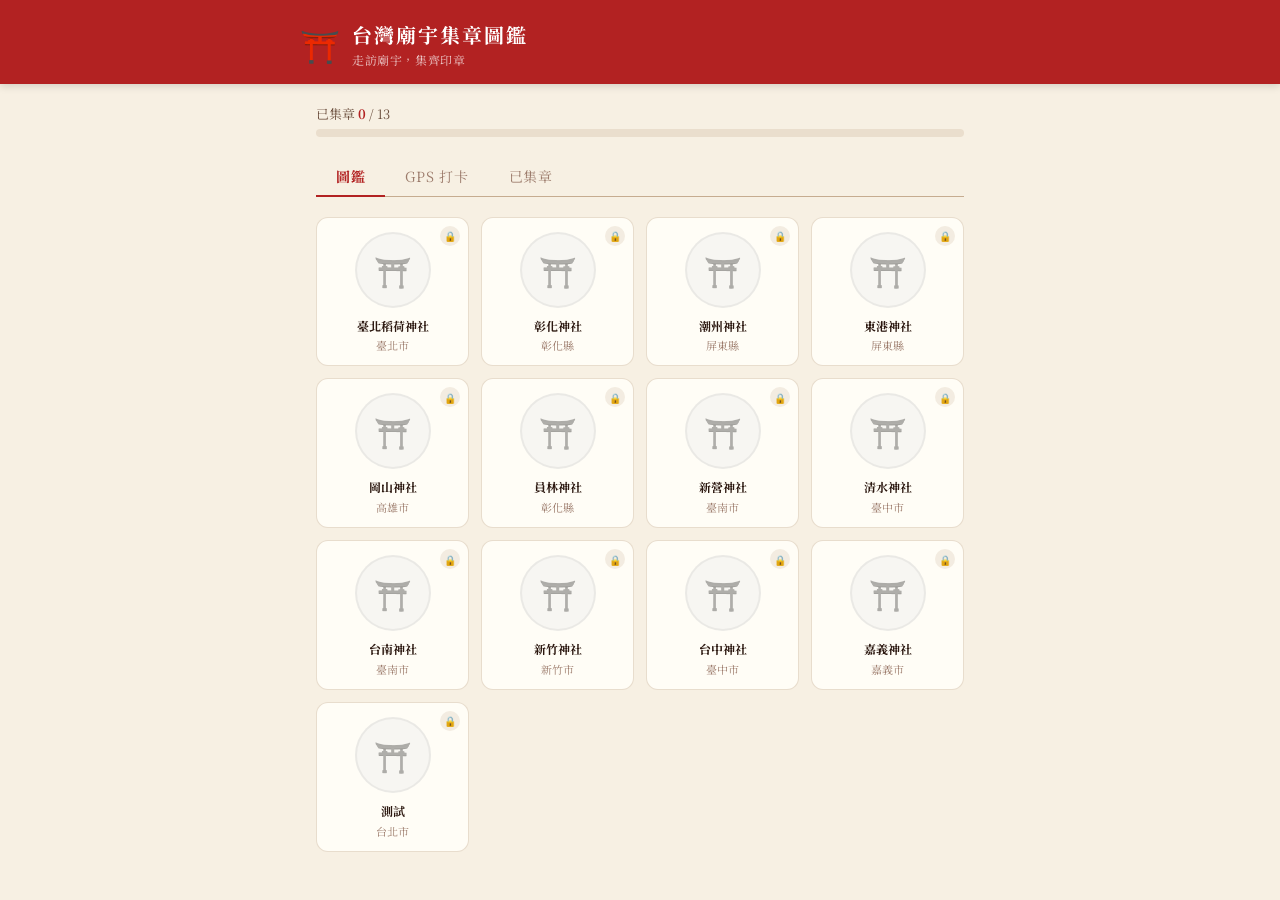
<file: card_collect/index.html>
<!DOCTYPE html>
<html lang="zh-TW">
<head>
  <meta charset="UTF-8" />
  <meta name="viewport" content="width=device-width, initial-scale=1.0" />
  <title>台灣廟宇集章圖鑑</title>
  <link rel="preconnect" href="https://fonts.googleapis.com" />
  <link rel="preconnect" href="https://fonts.gstatic.com" crossorigin />
  <link href="https://fonts.googleapis.com/css2?family=Noto+Serif+TC:wght@400;700&display=swap" rel="stylesheet" />
  <link rel="stylesheet" href="style.css" />
</head>
<body>

  <header class="site-header">
    <div class="header-inner">
      <div class="header-icon" aria-hidden="true">⛩️</div>
      <div>
        <h1 class="site-title">台灣廟宇集章圖鑑</h1>
        <p class="site-sub">走訪廟宇，集齊印章</p>
      </div>
    </div>
  </header>

  <main class="app">

    <!-- 進度條 -->
    <section class="progress-section" aria-label="集章進度">
      <p class="progress-label">已集章 <strong id="prog-count">0</strong> / <span id="prog-total">13</span></p>
      <div class="progress-bar-wrap" role="progressbar" aria-valuemin="0" aria-valuemax="13" aria-valuenow="0" id="prog-bar-aria">
        <div class="progress-bar" id="prog-bar"></div>
      </div>
    </section>

    <!-- 分頁 -->
    <nav class="tabs" aria-label="分頁">
      <button class="tab active" data-tab="gallery" onclick="switchTab('gallery')">圖鑑</button>
      <button class="tab" data-tab="gps" onclick="switchTab('gps')">GPS 打卡</button>
      <button class="tab" data-tab="collected" onclick="switchTab('collected')">已集章</button>
    </nav>

    <!-- 圖鑑頁 -->
    <section id="tab-gallery" class="section active" aria-label="所有章">
      <div class="grid" id="gallery-grid"></div>
    </section>

    <!-- GPS 打卡頁 -->
    <section id="tab-gps" class="section" aria-label="GPS打卡">
      <div class="gps-panel">
        <div class="gps-status">
          <div class="status-dot" id="status-dot"></div>
          <span class="status-text" id="status-text">點擊下方按鈕取得位置</span>
        </div>
        <div class="coord-row">
          <div class="coord-box">
            <div class="coord-label">緯度</div>
            <div class="coord-val" id="lat-val">—</div>
          </div>
          <div class="coord-box">
            <div class="coord-label">經度</div>
            <div class="coord-val" id="lng-val">—</div>
          </div>
        </div>
        <button class="check-btn" id="check-btn" onclick="checkLocation()">
          📍 取得 GPS 位置並打卡
        </button>
        <div id="nearest-box" class="nearest" style="display:none">
          <div class="nearest-label">最近景點</div>
          <div class="nearest-name" id="nearest-name">—</div>
          <div class="nearest-dist" id="nearest-dist">—</div>
        </div>
        <div id="result-banner" class="result-banner" style="display:none"></div>
      </div>
    </section>

    <!-- 已集章頁 -->
    <section id="tab-collected" class="section" aria-label="已集章">
      <div class="grid" id="collected-grid"></div>
      <div id="collected-empty" class="empty-hint" style="display:none">
        <span class="empty-icon" aria-hidden="true">🗺️</span>
        <p>尚未集到任何章，趕快出發吧！</p>
      </div>
    </section>

  </main>

  <!-- 詳細資訊 Modal -->
  <div class="modal-overlay" id="modal" role="dialog" aria-modal="true" aria-labelledby="modal-title" onclick="closeModalOverlay(event)">
    <div class="modal">
      <div class="modal-img" id="modal-img"></div>
      <div class="modal-title" id="modal-title"></div>
      <div class="modal-sub" id="modal-sub"></div>
      <div class="modal-period" id="modal-period"></div>
      <div class="modal-status" id="modal-status"></div>
      <div class="modal-desc" id="modal-desc"></div>
      <button class="modal-close" onclick="closeModal()">關閉</button>
    </div>
  </div>

  <script src="data.js"></script>
  <script src="app.js"></script>
</body>
</html>
</file>
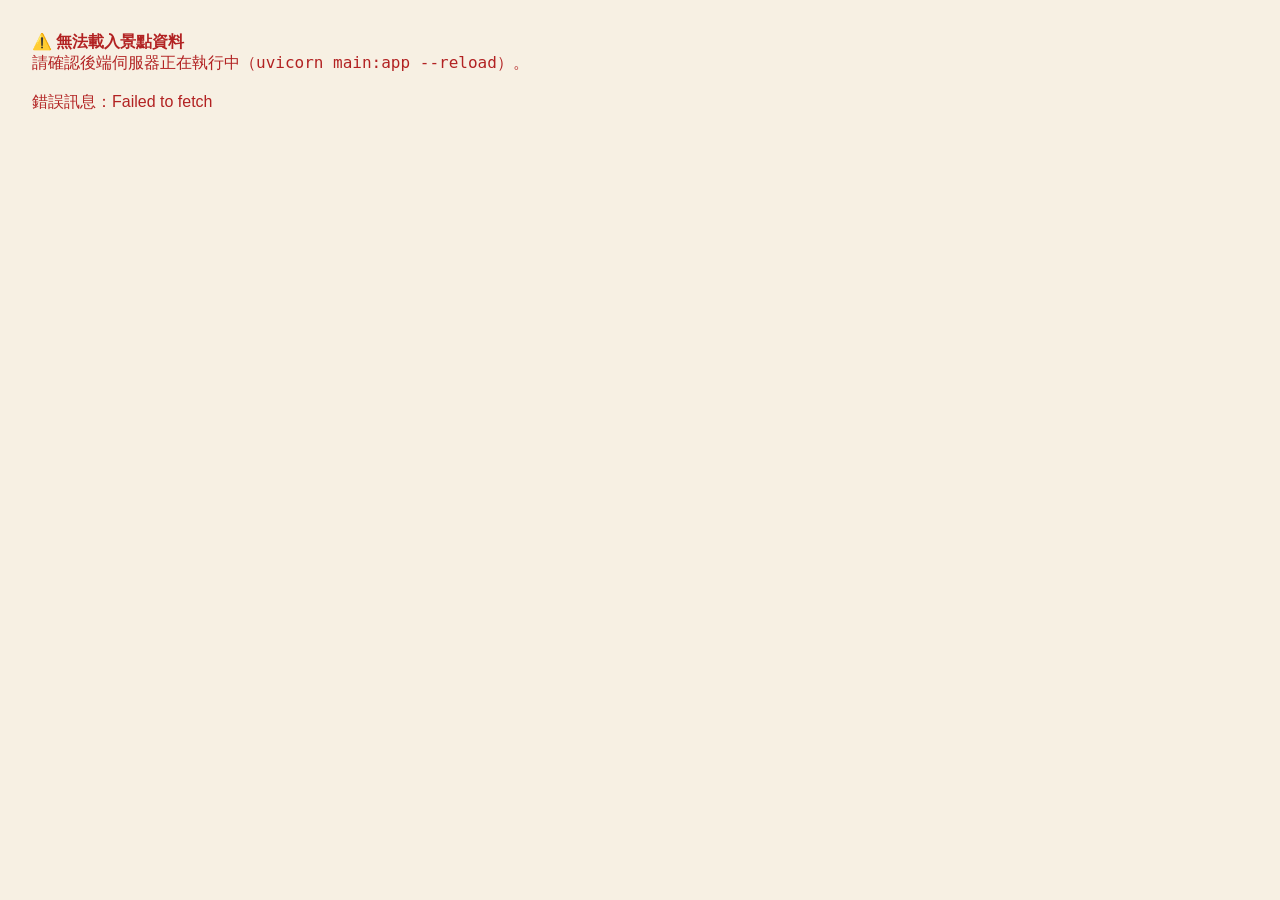
<file: frontend/card.html>
<!DOCTYPE html>
<html lang="zh-TW">
<head>
  <meta charset="UTF-8" />
  <meta name="viewport" content="width=device-width, initial-scale=1.0" />
  <title>台灣廟宇集章圖鑑</title>
  <link rel="preconnect" href="https://fonts.googleapis.com" />
  <link rel="preconnect" href="https://fonts.gstatic.com" crossorigin />
  <link href="https://fonts.googleapis.com/css2?family=Noto+Serif+TC:wght@400;700&display=swap" rel="stylesheet" />
  <link rel="stylesheet" href="card.css" />
</head>
<body>

  <header class="site-header">
    <div class="header-inner">
      <a href="index.html" class="back-btn" aria-label="返回廟宇地圖">← 地圖</a>
      <div class="header-icon" aria-hidden="true">⛩️</div>
      <div>
        <h1 class="site-title">台灣廟宇集章圖鑑</h1>
        <p class="site-sub">走訪廟宇，集齊印章</p>
      </div>
    </div>
  </header>

  <main class="app">

    <!-- 進度條 -->
    <section class="progress-section" aria-label="集章進度">
      <p class="progress-label">已集章 <strong id="prog-count">0</strong> / <span id="prog-total">13</span></p>
      <div class="progress-bar-wrap" role="progressbar" aria-valuemin="0" aria-valuemax="13" aria-valuenow="0" id="prog-bar-aria">
        <div class="progress-bar" id="prog-bar"></div>
      </div>
    </section>

    <!-- 分頁 -->
    <nav class="tabs" aria-label="分頁">
      <button class="tab active" data-tab="gallery" onclick="switchTab('gallery')">圖鑑</button>
      <button class="tab" data-tab="gps" onclick="switchTab('gps')">GPS 打卡</button>
      <button class="tab" data-tab="collected" onclick="switchTab('collected')">已集章</button>
    </nav>

    <!-- 圖鑑頁 -->
    <section id="tab-gallery" class="section active" aria-label="所有章">
      <div class="grid" id="gallery-grid"></div>
    </section>

    <!-- GPS 打卡頁 -->
    <section id="tab-gps" class="section" aria-label="GPS打卡">
      <div class="gps-panel">
        <div class="gps-status">
          <div class="status-dot" id="status-dot"></div>
          <span class="status-text" id="status-text">點擊下方按鈕取得位置</span>
        </div>
        <div class="coord-row">
          <div class="coord-box">
            <div class="coord-label">緯度</div>
            <div class="coord-val" id="lat-val">—</div>
          </div>
          <div class="coord-box">
            <div class="coord-label">經度</div>
            <div class="coord-val" id="lng-val">—</div>
          </div>
        </div>
        <button class="check-btn" id="check-btn" onclick="checkLocation()">
          📍 取得 GPS 位置並打卡
        </button>
        <div id="nearest-box" class="nearest" style="display:none">
          <div class="nearest-label">最近景點</div>
          <div class="nearest-name" id="nearest-name">—</div>
          <div class="nearest-dist" id="nearest-dist">—</div>
        </div>
        <div id="result-banner" class="result-banner" style="display:none"></div>
      </div>
    </section>

    <!-- 已集章頁 -->
    <section id="tab-collected" class="section" aria-label="已集章">
      <div class="grid" id="collected-grid"></div>
      <div id="collected-empty" class="empty-hint" style="display:none">
        <span class="empty-icon" aria-hidden="true">🗺️</span>
        <p>尚未集到任何章，趕快出發吧！</p>
      </div>
    </section>

  </main>

  <!-- 詳細資訊 Modal -->
  <div class="modal-overlay" id="modal" role="dialog" aria-modal="true" aria-labelledby="modal-title" onclick="closeModalOverlay(event)">
    <div class="modal">
      <div class="modal-img" id="modal-img"></div>
      <div class="modal-title" id="modal-title"></div>
      <div class="modal-sub" id="modal-sub"></div>
      <div class="modal-period" id="modal-period"></div>
      <div class="modal-status" id="modal-status"></div>
      <div class="modal-desc" id="modal-desc"></div>
      <button class="modal-close" onclick="closeModal()">關閉</button>
    </div>
  </div>

  <script src="data.js"></script>
  <script src="app.js"></script>
</body>
</html>
</file>
<file: card_collect/style.css>
/* ==========================================
   台灣廟宇集章圖鑑 — style.css
   ========================================== */

/* === Reset & Base === */
*, *::before, *::after {
  box-sizing: border-box;
  margin: 0;
  padding: 0;
}

:root {
  --red: #B22222;
  --red-dark: #8B0000;
  --gold: #C8960C;
  --gold-light: rgba(200, 150, 12, 0.12);
  --gold-border: rgba(200, 150, 12, 0.35);
  --paper: #FAF3E0;
  --ink: #2C1810;
  --border-light: rgba(139, 90, 43, 0.2);
  --border-mid: rgba(139, 90, 43, 0.45);
  --bg: #F7F0E3;
  --card-bg: #FFFDF6;
  --text-primary: #2C1810;
  --text-secondary: #6B4E3D;
  --text-muted: #9C7B6B;
}

html {
  font-size: 16px;
}

body {
  font-family: 'Noto Serif TC', serif;
  background: var(--bg);
  color: var(--text-primary);
  min-height: 100vh;
}

/* === Header === */
.site-header {
  background: var(--red);
  padding: 1.25rem 1rem 1rem;
  box-shadow: 0 2px 8px rgba(0,0,0,0.15);
}

.header-inner {
  max-width: 680px;
  margin: 0 auto;
  display: flex;
  align-items: center;
  gap: 12px;
}

.header-icon {
  font-size: 32px;
  line-height: 1;
}

.site-title {
  font-size: 20px;
  font-weight: 700;
  color: #fff;
  letter-spacing: 0.1em;
}

.site-sub {
  font-size: 12px;
  color: rgba(255,255,255,0.75);
  margin-top: 2px;
  letter-spacing: 0.05em;
}

/* === Main Layout === */
.app {
  max-width: 680px;
  margin: 0 auto;
  padding: 1.25rem 1rem 3rem;
}

/* === Progress === */
.progress-section {
  margin-bottom: 1.25rem;
}

.progress-label {
  font-size: 13px;
  color: var(--text-secondary);
  margin-bottom: 6px;
}

.progress-label strong {
  color: var(--red);
  font-weight: 700;
}

.progress-bar-wrap {
  background: rgba(139, 90, 43, 0.12);
  border-radius: 99px;
  height: 8px;
  overflow: hidden;
}

.progress-bar {
  height: 100%;
  background: var(--red);
  border-radius: 99px;
  transition: width 0.4s ease;
  width: 0%;
}

/* === Tabs === */
.tabs {
  display: flex;
  border-bottom: 1.5px solid var(--border-mid);
  margin-bottom: 1.25rem;
}

.tab {
  padding: 9px 20px;
  font-size: 14px;
  font-family: 'Noto Serif TC', serif;
  cursor: pointer;
  border: none;
  background: transparent;
  color: var(--text-muted);
  border-bottom: 2px solid transparent;
  margin-bottom: -1.5px;
  transition: color 0.2s;
  letter-spacing: 0.05em;
}

.tab.active {
  color: var(--red);
  border-bottom-color: var(--red);
  font-weight: 700;
}

.tab:hover:not(.active) {
  color: var(--text-primary);
}

/* === Sections === */
.section {
  display: none;
}

.section.active {
  display: block;
}

/* === Stamp Grid === */
.grid {
  display: grid;
  grid-template-columns: repeat(auto-fill, minmax(140px, 1fr));
  gap: 12px;
}

/* === Stamp Card === */
.stamp-card {
  background: var(--card-bg);
  border: 0.5px solid var(--border-light);
  border-radius: 12px;
  padding: 14px 10px 12px;
  text-align: center;
  cursor: pointer;
  transition: transform 0.15s, border-color 0.15s, box-shadow 0.15s;
  position: relative;
}

.stamp-card:hover {
  transform: translateY(-2px);
  border-color: var(--border-mid);
  box-shadow: 0 4px 12px rgba(139, 90, 43, 0.1);
}

.stamp-card.is-collected {
  border-color: var(--gold-border);
  background: linear-gradient(135deg, #FFFDF6 60%, rgba(200,150,12,0.05));
}

.stamp-img-wrap {
  width: 76px;
  height: 76px;
  border-radius: 50%;
  overflow: hidden;
  margin: 0 auto 10px;
  border: 2px solid var(--border-light);
  display: flex;
  align-items: center;
  justify-content: center;
  background: #f5ede0;
}

.stamp-img-wrap.collected {
  border-color: var(--gold-border);
  background: var(--gold-light);
}

.stamp-img-wrap.locked {
  filter: grayscale(1);
  opacity: 0.45;
}

.stamp-img-wrap img {
  width: 100%;
  height: 100%;
  object-fit: cover;
}

/* Fallback emoji placeholder */
.stamp-emoji {
  font-size: 30px;
  line-height: 1;
}

.stamp-badge {
  position: absolute;
  top: 8px;
  right: 8px;
  width: 20px;
  height: 20px;
  border-radius: 50%;
  font-size: 10px;
  display: flex;
  align-items: center;
  justify-content: center;
}

.badge-collected {
  background: #d4edda;
  color: #155724;
}

.badge-locked {
  background: rgba(139,90,43,0.1);
  color: var(--text-muted);
}

.stamp-name {
  font-size: 12px;
  font-weight: 700;
  color: var(--text-primary);
  margin-bottom: 3px;
  line-height: 1.4;
}

.stamp-city {
  font-size: 11px;
  color: var(--text-muted);
}

/* === GPS Panel === */
.gps-panel {
  background: var(--card-bg);
  border: 0.5px solid var(--border-light);
  border-radius: 12px;
  padding: 1.25rem;
}

.gps-status {
  display: flex;
  align-items: center;
  gap: 10px;
  margin-bottom: 1rem;
}

.status-dot {
  width: 10px;
  height: 10px;
  border-radius: 50%;
  background: #aaa;
  flex-shrink: 0;
  transition: background 0.3s;
}

.status-dot.active {
  background: #28a745;
  animation: pulse 1.5s infinite;
}

.status-dot.error {
  background: #dc3545;
}

@keyframes pulse {
  0%, 100% { opacity: 1; }
  50%       { opacity: 0.35; }
}

.status-text {
  font-size: 14px;
  color: var(--text-secondary);
}

.coord-row {
  display: grid;
  grid-template-columns: 1fr 1fr;
  gap: 10px;
  margin-bottom: 1rem;
}

.coord-box {
  background: var(--bg);
  border-radius: 8px;
  padding: 10px 12px;
  border: 0.5px solid var(--border-light);
}

.coord-label {
  font-size: 11px;
  color: var(--text-muted);
  margin-bottom: 3px;
}

.coord-val {
  font-size: 15px;
  font-weight: 700;
  color: var(--text-primary);
  font-family: 'Courier New', monospace;
}

.check-btn {
  width: 100%;
  padding: 12px;
  background: var(--red);
  color: #fff;
  border: none;
  border-radius: 8px;
  font-size: 15px;
  font-family: 'Noto Serif TC', serif;
  cursor: pointer;
  letter-spacing: 0.05em;
  transition: opacity 0.2s, background 0.2s;
}

.check-btn:hover {
  background: var(--red-dark);
}

.check-btn:disabled {
  opacity: 0.5;
  cursor: not-allowed;
}

.nearest {
  margin-top: 1rem;
  padding: 12px 14px;
  background: var(--bg);
  border-radius: 8px;
  border: 0.5px solid var(--border-light);
}

.nearest-label {
  font-size: 11px;
  color: var(--text-muted);
  margin-bottom: 4px;
}

.nearest-name {
  font-weight: 700;
  color: var(--text-primary);
  font-size: 15px;
  margin-bottom: 2px;
}

.nearest-dist {
  font-size: 12px;
  color: var(--text-secondary);
}

.result-banner {
  margin-top: 1rem;
  padding: 14px 16px;
  border-radius: 8px;
  font-size: 14px;
  font-weight: 700;
  text-align: center;
  line-height: 1.5;
}

.result-success {
  background: #d4edda;
  color: #155724;
  border: 0.5px solid #c3e6cb;
}

.result-fail {
  background: #fff3cd;
  color: #856404;
  border: 0.5px solid #ffeeba;
}

.result-already {
  background: #d1ecf1;
  color: #0c5460;
  border: 0.5px solid #bee5eb;
}

/* === Empty State === */
.empty-hint {
  text-align: center;
  padding: 3rem 1rem;
  color: var(--text-muted);
  font-size: 14px;
}

.empty-icon {
  display: block;
  font-size: 36px;
  margin-bottom: 10px;
}

/* === Modal === */
.modal-overlay {
  position: fixed;
  inset: 0;
  background: rgba(0, 0, 0, 0.5);
  display: flex;
  align-items: center;
  justify-content: center;
  z-index: 999;
  opacity: 0;
  pointer-events: none;
  transition: opacity 0.2s;
  padding: 1rem;
}

.modal-overlay.open {
  opacity: 1;
  pointer-events: auto;
}

.modal {
  background: var(--card-bg);
  border-radius: 16px;
  padding: 1.75rem 1.5rem;
  width: 100%;
  max-width: 300px;
  text-align: center;
  border: 0.5px solid var(--border-mid);
  box-shadow: 0 8px 32px rgba(0,0,0,0.18);
}

.modal-img {
  width: 100px;
  height: 100px;
  border-radius: 50%;
  border: 2px solid var(--border-light);
  margin: 0 auto 14px;
  overflow: hidden;
  display: flex;
  align-items: center;
  justify-content: center;
  background: #f5ede0;
  font-size: 42px;
}

.modal-img img {
  width: 100%;
  height: 100%;
  object-fit: cover;
}

.modal-title {
  font-size: 18px;
  font-weight: 700;
  color: var(--text-primary);
  margin-bottom: 4px;
}

.modal-sub {
  font-size: 13px;
  color: var(--text-secondary);
  margin-bottom: 6px;
}

.modal-period {
  font-size: 12px;
  color: var(--gold);
  font-weight: 700;
  letter-spacing: 0.05em;
  margin-bottom: 6px;
}

.modal-desc {
  font-size: 12px;
  color: var(--text-secondary);
  line-height: 1.7;
  text-align: left;
  margin-bottom: 16px;
  max-height: 120px;
  overflow-y: auto;
  border-top: 0.5px solid var(--border-light);
  padding-top: 10px;
}

.modal-status {
  font-size: 13px;
  font-weight: 700;
  margin-bottom: 10px;
}

.modal-status.collected {
  color: #155724;
}

.modal-status.not-collected {
  color: #856404;
}

.modal-close {
  border: 0.5px solid var(--border-mid);
  background: transparent;
  border-radius: 8px;
  padding: 9px 28px;
  cursor: pointer;
  font-family: 'Noto Serif TC', serif;
  font-size: 14px;
  color: var(--text-primary);
  transition: background 0.15s;
}

.modal-close:hover {
  background: rgba(139, 90, 43, 0.07);
}

/* === Responsive === */
@media (max-width: 480px) {
  .grid {
    grid-template-columns: repeat(auto-fill, minmax(110px, 1fr));
    gap: 10px;
  }

  .tab {
    padding: 9px 14px;
    font-size: 13px;
  }

  .site-title {
    font-size: 17px;
  }
}
</file>
<file: frontend/card.css>
/* ==========================================
   台灣廟宇集章圖鑑 — style.css
   ========================================== */

/* === Reset & Base === */
*, *::before, *::after {
  box-sizing: border-box;
  margin: 0;
  padding: 0;
}

:root {
  --red: #B22222;
  --red-dark: #8B0000;
  --gold: #C8960C;
  --gold-light: rgba(200, 150, 12, 0.12);
  --gold-border: rgba(200, 150, 12, 0.35);
  --paper: #FAF3E0;
  --ink: #2C1810;
  --border-light: rgba(139, 90, 43, 0.2);
  --border-mid: rgba(139, 90, 43, 0.45);
  --bg: #F7F0E3;
  --card-bg: #FFFDF6;
  --text-primary: #2C1810;
  --text-secondary: #6B4E3D;
  --text-muted: #9C7B6B;
}

html {
  font-size: 16px;
}

body {
  font-family: 'Noto Serif TC', serif;
  background: var(--bg);
  color: var(--text-primary);
  min-height: 100vh;
}

/* === Header === */
.site-header {
  background: var(--red);
  padding: 1.25rem 1rem 1rem;
  box-shadow: 0 2px 8px rgba(0,0,0,0.15);
}

.header-inner {
  max-width: 680px;
  margin: 0 auto;
  display: flex;
  align-items: center;
  gap: 12px;
}

.back-btn {
  color: rgba(255,255,255,0.85);
  text-decoration: none;
  font-size: 13px;
  font-family: 'Noto Serif TC', serif;
  letter-spacing: 0.05em;
  border: 1px solid rgba(255,255,255,0.35);
  border-radius: 20px;
  padding: 4px 12px;
  white-space: nowrap;
  transition: background 0.2s, color 0.2s;
}

.back-btn:hover {
  background: rgba(255,255,255,0.15);
  color: #fff;
}

.header-icon {
  font-size: 32px;
  line-height: 1;
}

.site-title {
  font-size: 20px;
  font-weight: 700;
  color: #fff;
  letter-spacing: 0.1em;
}

.site-sub {
  font-size: 12px;
  color: rgba(255,255,255,0.75);
  margin-top: 2px;
  letter-spacing: 0.05em;
}

/* === Main Layout === */
.app {
  max-width: 680px;
  margin: 0 auto;
  padding: 1.25rem 1rem 3rem;
}

/* === Progress === */
.progress-section {
  margin-bottom: 1.25rem;
}

.progress-label {
  font-size: 13px;
  color: var(--text-secondary);
  margin-bottom: 6px;
}

.progress-label strong {
  color: var(--red);
  font-weight: 700;
}

.progress-bar-wrap {
  background: rgba(139, 90, 43, 0.12);
  border-radius: 99px;
  height: 8px;
  overflow: hidden;
}

.progress-bar {
  height: 100%;
  background: var(--red);
  border-radius: 99px;
  transition: width 0.4s ease;
  width: 0%;
}

/* === Tabs === */
.tabs {
  display: flex;
  border-bottom: 1.5px solid var(--border-mid);
  margin-bottom: 1.25rem;
}

.tab {
  padding: 9px 20px;
  font-size: 14px;
  font-family: 'Noto Serif TC', serif;
  cursor: pointer;
  border: none;
  background: transparent;
  color: var(--text-muted);
  border-bottom: 2px solid transparent;
  margin-bottom: -1.5px;
  transition: color 0.2s;
  letter-spacing: 0.05em;
}

.tab.active {
  color: var(--red);
  border-bottom-color: var(--red);
  font-weight: 700;
}

.tab:hover:not(.active) {
  color: var(--text-primary);
}

/* === Sections === */
.section {
  display: none;
}

.section.active {
  display: block;
}

/* === Stamp Grid === */
.grid {
  display: grid;
  grid-template-columns: repeat(auto-fill, minmax(140px, 1fr));
  gap: 12px;
}

/* === Stamp Card === */
.stamp-card {
  background: var(--card-bg);
  border: 0.5px solid var(--border-light);
  border-radius: 12px;
  padding: 14px 10px 12px;
  text-align: center;
  cursor: pointer;
  transition: transform 0.15s, border-color 0.15s, box-shadow 0.15s;
  position: relative;
}

.stamp-card:hover {
  transform: translateY(-2px);
  border-color: var(--border-mid);
  box-shadow: 0 4px 12px rgba(139, 90, 43, 0.1);
}

.stamp-card.is-collected {
  border-color: var(--gold-border);
  background: linear-gradient(135deg, #FFFDF6 60%, rgba(200,150,12,0.05));
}

.stamp-img-wrap {
  width: 76px;
  height: 76px;
  border-radius: 50%;
  overflow: hidden;
  margin: 0 auto 10px;
  border: 2px solid var(--border-light);
  display: flex;
  align-items: center;
  justify-content: center;
  background: #f5ede0;
}

.stamp-img-wrap.collected {
  border-color: var(--gold-border);
  background: var(--gold-light);
}

.stamp-img-wrap.locked {
  filter: grayscale(1);
  opacity: 0.45;
}

.stamp-img-wrap img {
  width: 100%;
  height: 100%;
  object-fit: cover;
}

/* Fallback emoji placeholder */
.stamp-emoji {
  font-size: 30px;
  line-height: 1;
}

.stamp-badge {
  position: absolute;
  top: 8px;
  right: 8px;
  width: 20px;
  height: 20px;
  border-radius: 50%;
  font-size: 10px;
  display: flex;
  align-items: center;
  justify-content: center;
}

.badge-collected {
  background: #d4edda;
  color: #155724;
}

.badge-locked {
  background: rgba(139,90,43,0.1);
  color: var(--text-muted);
}

.stamp-name {
  font-size: 12px;
  font-weight: 700;
  color: var(--text-primary);
  margin-bottom: 3px;
  line-height: 1.4;
}

.stamp-city {
  font-size: 11px;
  color: var(--text-muted);
}

/* === GPS Panel === */
.gps-panel {
  background: var(--card-bg);
  border: 0.5px solid var(--border-light);
  border-radius: 12px;
  padding: 1.25rem;
}

.gps-status {
  display: flex;
  align-items: center;
  gap: 10px;
  margin-bottom: 1rem;
}

.status-dot {
  width: 10px;
  height: 10px;
  border-radius: 50%;
  background: #aaa;
  flex-shrink: 0;
  transition: background 0.3s;
}

.status-dot.active {
  background: #28a745;
  animation: pulse 1.5s infinite;
}

.status-dot.error {
  background: #dc3545;
}

@keyframes pulse {
  0%, 100% { opacity: 1; }
  50%       { opacity: 0.35; }
}

.status-text {
  font-size: 14px;
  color: var(--text-secondary);
}

.coord-row {
  display: grid;
  grid-template-columns: 1fr 1fr;
  gap: 10px;
  margin-bottom: 1rem;
}

.coord-box {
  background: var(--bg);
  border-radius: 8px;
  padding: 10px 12px;
  border: 0.5px solid var(--border-light);
}

.coord-label {
  font-size: 11px;
  color: var(--text-muted);
  margin-bottom: 3px;
}

.coord-val {
  font-size: 15px;
  font-weight: 700;
  color: var(--text-primary);
  font-family: 'Courier New', monospace;
}

.check-btn {
  width: 100%;
  padding: 12px;
  background: var(--red);
  color: #fff;
  border: none;
  border-radius: 8px;
  font-size: 15px;
  font-family: 'Noto Serif TC', serif;
  cursor: pointer;
  letter-spacing: 0.05em;
  transition: opacity 0.2s, background 0.2s;
}

.check-btn:hover {
  background: var(--red-dark);
}

.check-btn:disabled {
  opacity: 0.5;
  cursor: not-allowed;
}

.nearest {
  margin-top: 1rem;
  padding: 12px 14px;
  background: var(--bg);
  border-radius: 8px;
  border: 0.5px solid var(--border-light);
}

.nearest-label {
  font-size: 11px;
  color: var(--text-muted);
  margin-bottom: 4px;
}

.nearest-name {
  font-weight: 700;
  color: var(--text-primary);
  font-size: 15px;
  margin-bottom: 2px;
}

.nearest-dist {
  font-size: 12px;
  color: var(--text-secondary);
}

.result-banner {
  margin-top: 1rem;
  padding: 14px 16px;
  border-radius: 8px;
  font-size: 14px;
  font-weight: 700;
  text-align: center;
  line-height: 1.5;
}

.result-success {
  background: #d4edda;
  color: #155724;
  border: 0.5px solid #c3e6cb;
}

.result-fail {
  background: #fff3cd;
  color: #856404;
  border: 0.5px solid #ffeeba;
}

.result-already {
  background: #d1ecf1;
  color: #0c5460;
  border: 0.5px solid #bee5eb;
}

/* === Empty State === */
.empty-hint {
  text-align: center;
  padding: 3rem 1rem;
  color: var(--text-muted);
  font-size: 14px;
}

.empty-icon {
  display: block;
  font-size: 36px;
  margin-bottom: 10px;
}

/* === Modal === */
.modal-overlay {
  position: fixed;
  inset: 0;
  background: rgba(0, 0, 0, 0.5);
  display: flex;
  align-items: center;
  justify-content: center;
  z-index: 999;
  opacity: 0;
  pointer-events: none;
  transition: opacity 0.2s;
  padding: 1rem;
}

.modal-overlay.open {
  opacity: 1;
  pointer-events: auto;
}

.modal {
  background: var(--card-bg);
  border-radius: 16px;
  padding: 1.75rem 1.5rem;
  width: 100%;
  max-width: 300px;
  text-align: center;
  border: 0.5px solid var(--border-mid);
  box-shadow: 0 8px 32px rgba(0,0,0,0.18);
}

.modal-img {
  width: 100px;
  height: 100px;
  border-radius: 50%;
  border: 2px solid var(--border-light);
  margin: 0 auto 14px;
  overflow: hidden;
  display: flex;
  align-items: center;
  justify-content: center;
  background: #f5ede0;
  font-size: 42px;
}

.modal-img img {
  width: 100%;
  height: 100%;
  object-fit: cover;
}

.modal-title {
  font-size: 18px;
  font-weight: 700;
  color: var(--text-primary);
  margin-bottom: 4px;
}

.modal-sub {
  font-size: 13px;
  color: var(--text-secondary);
  margin-bottom: 6px;
}

.modal-period {
  font-size: 12px;
  color: var(--gold);
  font-weight: 700;
  letter-spacing: 0.05em;
  margin-bottom: 6px;
}

.modal-desc {
  font-size: 12px;
  color: var(--text-secondary);
  line-height: 1.7;
  text-align: left;
  margin-bottom: 16px;
  max-height: 120px;
  overflow-y: auto;
  border-top: 0.5px solid var(--border-light);
  padding-top: 10px;
}

.modal-status {
  font-size: 13px;
  font-weight: 700;
  margin-bottom: 10px;
}

.modal-status.collected {
  color: #155724;
}

.modal-status.not-collected {
  color: #856404;
}

.modal-close {
  border: 0.5px solid var(--border-mid);
  background: transparent;
  border-radius: 8px;
  padding: 9px 28px;
  cursor: pointer;
  font-family: 'Noto Serif TC', serif;
  font-size: 14px;
  color: var(--text-primary);
  transition: background 0.15s;
}

.modal-close:hover {
  background: rgba(139, 90, 43, 0.07);
}

/* === Responsive === */
@media (max-width: 480px) {
  .grid {
    grid-template-columns: repeat(auto-fill, minmax(110px, 1fr));
    gap: 10px;
  }

  .tab {
    padding: 9px 14px;
    font-size: 13px;
  }

  .site-title {
    font-size: 17px;
  }
}
</file>
